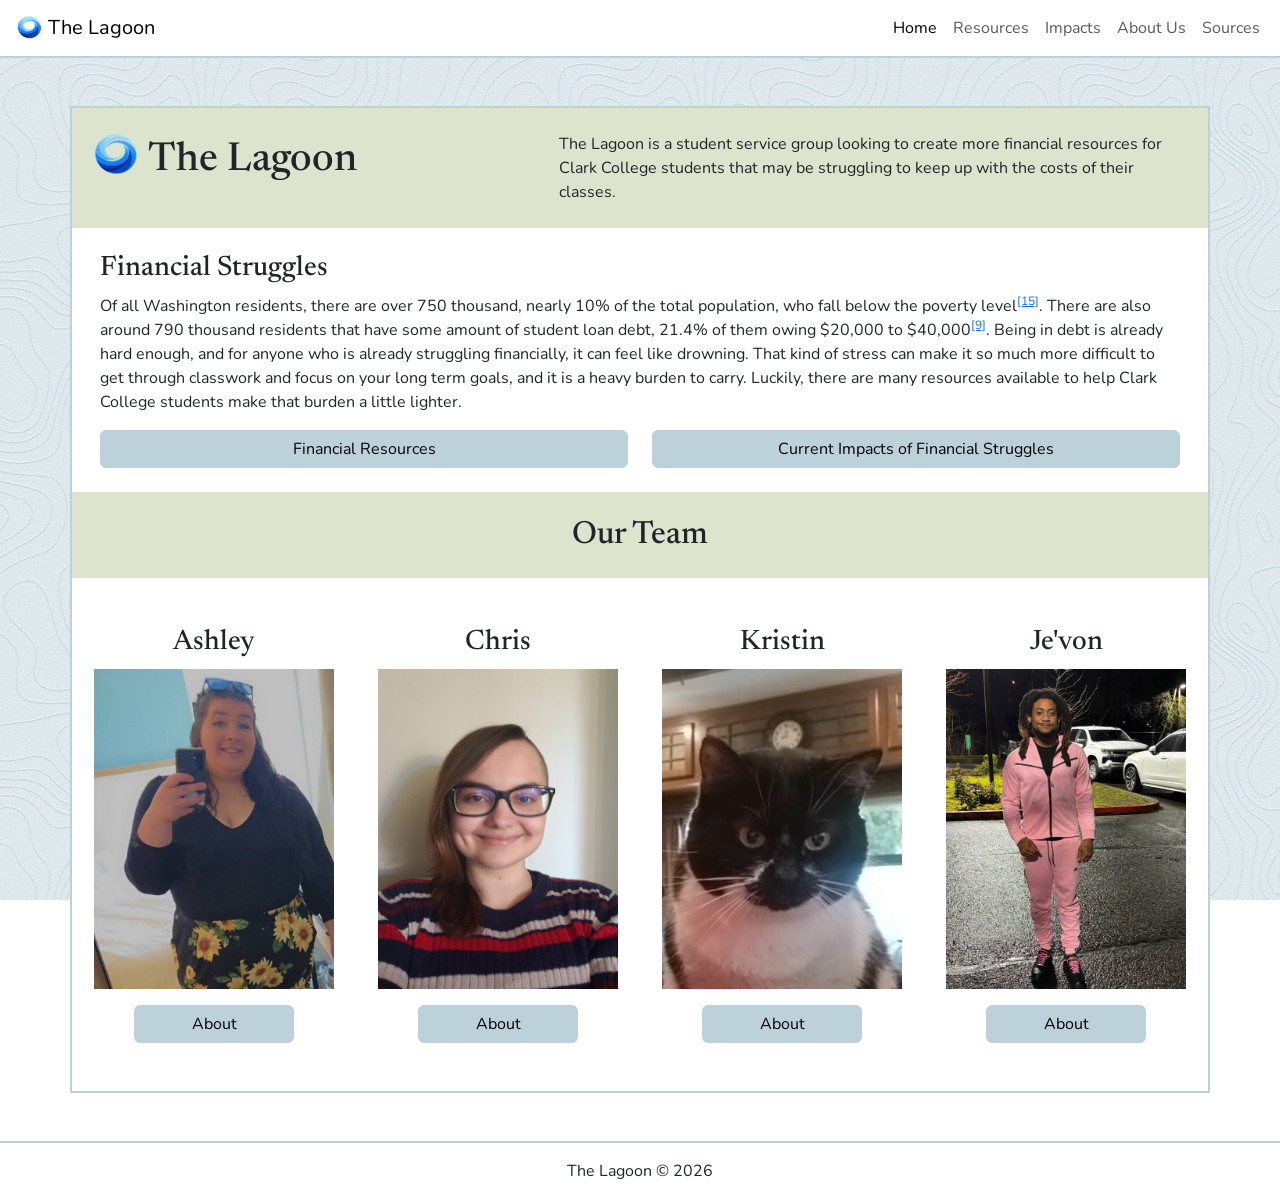
<file: index.html>
<!DOCTYPE html>
<html lang="en">

<head>
    <meta charset="UTF-8">
    <meta name="viewport" content="width=device-width, initial-scale=1.0">
    <title>Home</title>
    <link rel="shortcut icon" href="./img/logo.png" type="image/x-icon">
    <link rel="stylesheet" href="./css/bootstrap.min.css">
    <link rel="stylesheet" href="./css/style.css">
</head>

<body>
    <nav class="navbar navbar-expand-lg">
        <div class="container-fluid">
            <a class="navbar-brand" href="./index.html">
                <img src="./img/logo.png" alt="lagoon logo" class="ps-1 pb-1" height="28">
                The Lagoon
            </a>
            <button class="navbar-toggler" type="button" data-bs-toggle="collapse" data-bs-target="#navbarNavAltMarkup"
                aria-controls="navbarNavAltMarkup" aria-expanded="false" aria-label="Toggle navigation">
                <span class="navbar-toggler-icon"></span>
            </button>
            <div class="collapse navbar-collapse justify-content-end" id="navbarNavAltMarkup">
                <div class="navbar-nav">
                    <a class="nav-link active" aria-current="page" href="#">Home</a>
                    <a class="nav-link" href="./resources.html">Resources</a>
                    <a class="nav-link" href="./history.html">Impacts</a>
                    <a class="nav-link" href="./about.html">About Us</a>
                    <a class="nav-link" href="./sources.html">Sources</a>
                </div>
            </div>
        </div>
    </nav>
    <div class="container bg-body my-1 my-sm-5 pb-5">
        <!-- mission statement section -->
        <div class="row p-2 pt-4" id="mission">
            <div class="col-12 col-md-5">
                <h1><img src="./img/logo.png" alt="lagoon logo" class="pb-3"> The Lagoon</h1>
            </div>
            <div class="col-12 col-md-7">
                <p>The Lagoon is a student service group looking to create more financial resources
                    for
                    Clark College
                    students that may be struggling to keep up with the costs of their classes.</p>
            </div>
        </div>
        <!-- resources and history calls to action -->
        <div class="row pt-4 mx-1">
            <div class="col-12">
                <h3>Financial Struggles</h3>
                <p>
                    Of all Washington residents, there are over 750 thousand, nearly 10% of the total population, who
                    fall below the poverty level<sup class="reference"><a href="./sources.html#usCensus">[15]</a></sup>.
                    There are also around
                    790 thousand residents that have some
                    amount of student loan debt, 21.4% of them owing $20,000 to $40,000<sup class="reference"><a
                            href="./sources.html#hanson">[9]</a></sup>.
                    Being in debt is already
                    hard enough, and for anyone who is already struggling financially, it can feel like drowning. That
                    kind of stress can make it so much more difficult to get through classwork and focus on your long
                    term goals, and it is a heavy burden to carry.
                    Luckily, there are many resources available to help Clark College students make that burden a little
                    lighter.
                </p>
            </div>
            <div class="col-12 col-lg-6">
                <a href="./resources.html" class="btn btn-primary w-100" role="button">Financial Resources</a>
            </div>
            <div class="col-12 col-lg-6 mt-4 mt-lg-0">
                <a href="./history.html" class="btn btn-primary w-100" role="button">Current Impacts of Financial
                    Struggles</a>
            </div>
        </div>
        <!-- about call to action -->
        <div class="row pt-4">
            <div class="col-12 text-center mb-5 p-4 bg-green">
                <h2 class="m-0">Our Team</h2>
            </div>
            <div class="col-12 col-md-6 col-xl-3 text-center">
                <h3 class="bottom-crop">Ashley</h3>
                <div id="ashley-bio"></div>
                <a href="./about.html#ashley-about" class="btn btn-primary about" role="button">About</a>
            </div>
            <div class="col-12 col-md-6 col-xl-3 text-center pt-4 pt-md-0">
                <h3 class="bottom-crop">Chris</h3>
                <div id="chris-bio"></div>
                <a href="./about.html#chris-about" class="btn btn-primary about" role="button">About</a>
            </div>
            <div class="col-12 col-md-6 col-xl-3 text-center pt-4 pt-xl-0">
                <h3 class="bottom-crop">Kristin</h3>
                <div id="kristin-bio"></div>
                <a href="./about.html#kristin-about" class="btn btn-primary about" role="button">About</a>
            </div>
            <div class="col-12 col-md-6 col-xl-3 text-center pt-4 pt-xl-0">
                <h3 class="bottom-crop">Je'von</h3>
                <div id="jevon-bio"></div>
                <a href="./about.html#jevon-about" class="btn btn-primary about" role="button">About</a>
            </div>
        </div>
    </div>
    <div class="footer text-center">The Lagoon &copy; 2026</div>
    <script src="./js/bootstrap.min.js"></script>
</body>

</html>
</file>
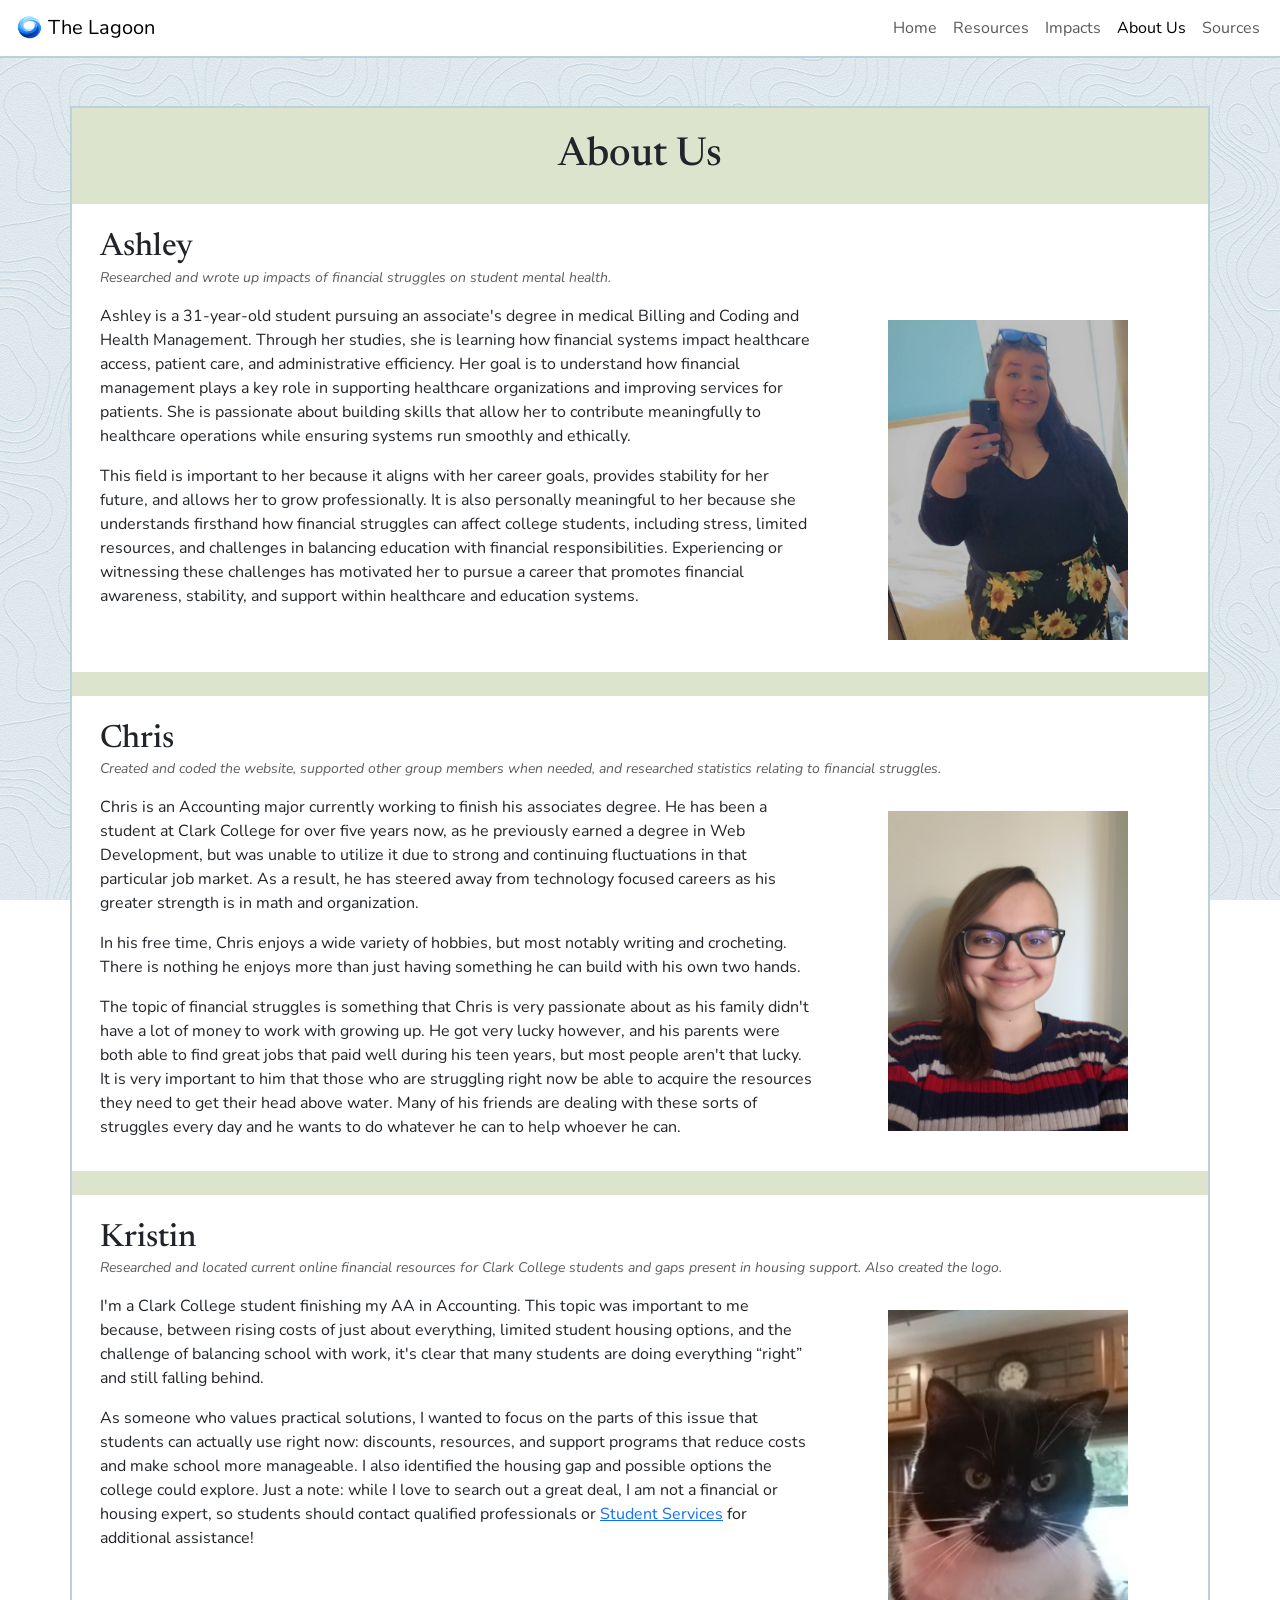
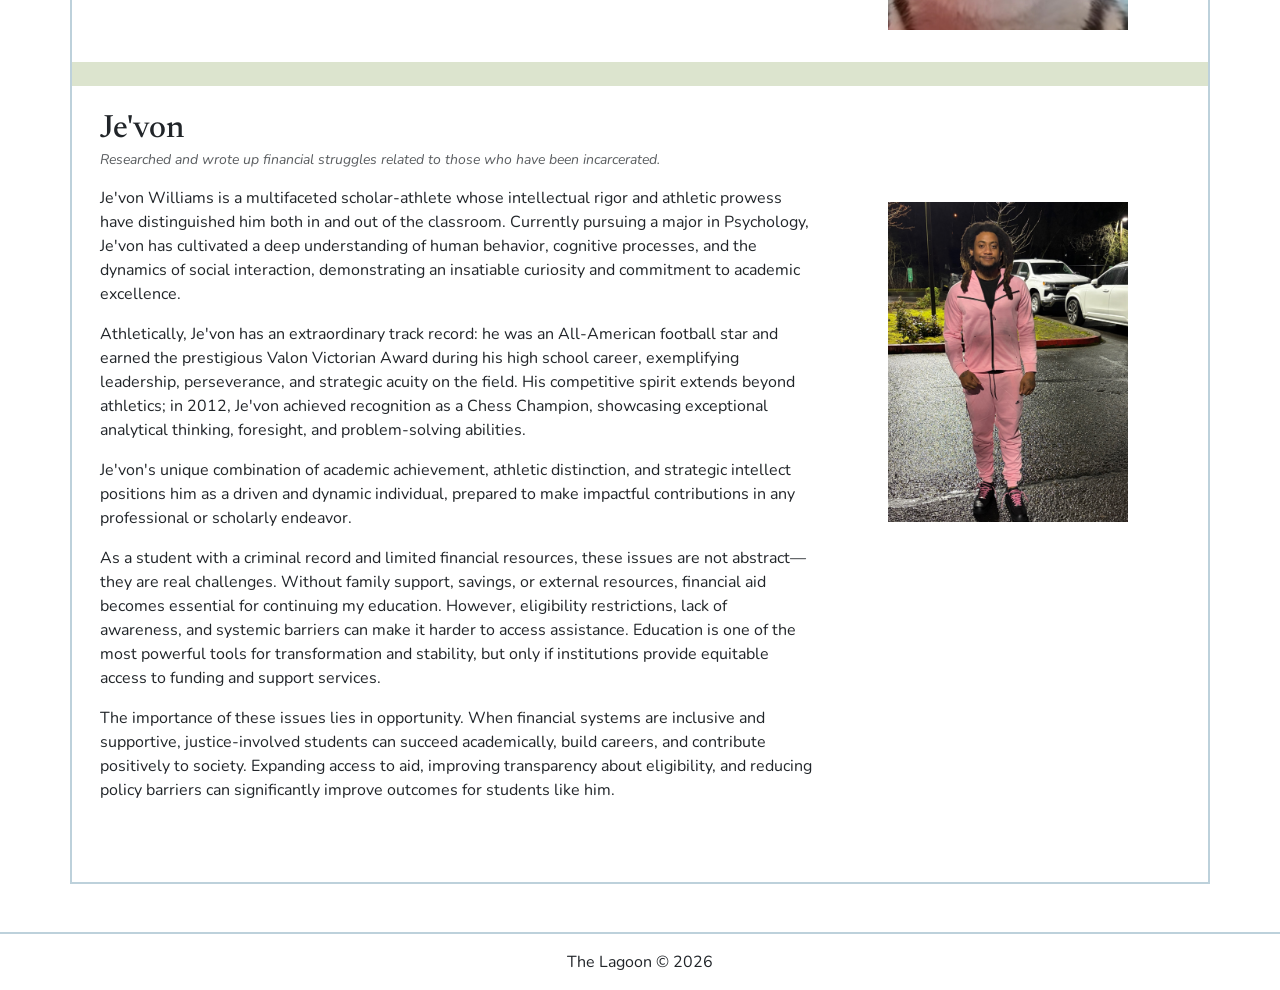
<file: about.html>
<!DOCTYPE html>
<html lang="en">

<head>
    <meta charset="UTF-8">
    <meta name="viewport" content="width=device-width, initial-scale=1.0">
    <title>About Us</title>
    <link rel="shortcut icon" href="./img/logo.png" type="image/x-icon">
    <link rel="stylesheet" href="./css/bootstrap.min.css">
    <link rel="stylesheet" href="./css/style.css">
</head>

<body>
    <nav class="navbar navbar-expand-lg">
        <div class="container-fluid">
            <a class="navbar-brand" href="./index.html">
                <img src="./img/logo.png" alt="lagoon logo" class="ps-1 pb-1" height="28">
                The Lagoon
            </a>
            <button class="navbar-toggler" type="button" data-bs-toggle="collapse" data-bs-target="#navbarNavAltMarkup"
                aria-controls="navbarNavAltMarkup" aria-expanded="false" aria-label="Toggle navigation">
                <span class="navbar-toggler-icon"></span>
            </button>
            <div class="collapse navbar-collapse justify-content-end" id="navbarNavAltMarkup">
                <div class="navbar-nav">
                    <a class="nav-link" href="./index.html">Home</a>
                    <a class="nav-link" href="./resources.html">Resources</a>
                    <a class="nav-link" href="./history.html">Impacts</a>
                    <a class="nav-link active" aria-current="page" href="#">About Us</a>
                    <a class="nav-link" href="./sources.html">Sources</a>
                </div>
            </div>
        </div>
    </nav>
    <div class="container bg-body my-1 my-sm-5 pb-5">
        <div class="row">
            <div class="col-12 text-center mb-4 p-4 bg-green">
                <h1 class="m-0">About Us</h1>
            </div>
        </div>
        <!-- ashley -->
        <div class="row mx-1">
            <div class="col-12">
                <h2 id="ashley-about" class="mb-0">Ashley</h2>
                <p class="text-muted small fst-italic">Researched and wrote up impacts of financial struggles on student
                    mental health.</p>
            </div>
        </div>
        <div class="row mb-3 mx-1">
            <div class="col-12 col-lg-8">
                <p>
                    Ashley is a 31-year-old student pursuing an associate's degree in medical Billing and Coding and
                    Health Management. Through her studies, she is learning how financial systems impact healthcare
                    access, patient care, and administrative efficiency. Her goal is to understand how financial
                    management plays a key role in supporting healthcare organizations and improving services for
                    patients. She is passionate about building skills that allow her to contribute meaningfully to
                    healthcare
                    operations while ensuring systems run smoothly and ethically.
                </p>
                <p>
                    This field is important to her because
                    it aligns with her career goals, provides stability for her future, and allows her to grow
                    professionally. It is also personally meaningful to her because she understands firsthand how
                    financial struggles can affect college students, including stress, limited resources, and challenges
                    in balancing education with financial responsibilities. Experiencing or witnessing these challenges
                    has motivated her to pursue a career that promotes financial awareness, stability, and support
                    within healthcare and education systems.
                </p>
            </div>
            <div class="col-12 col-lg-4" id="ashley-bio"></div>
        </div>

        <div class="row">
            <div class="bg-green mb-4">&nbsp;</div>
        </div>

        <!-- me -->
        <div class="row mx-1">
            <div class="col-12">
                <h2 id="chris-about" class="mb-0">Chris</h2>
                <p class="text-muted small fst-italic">Created and coded the website, supported other group members when
                    needed, and
                    researched statistics relating to financial struggles.</p>
            </div>
        </div>
        <div class="row mb-3 mx-1">
            <div class="col-12 col-lg-8">
                <p>
                    Chris is an Accounting major currently working to finish his associates degree. He has been a
                    student at Clark College for over five years now, as he previously earned a degree in Web
                    Development, but was unable to utilize it due to strong and continuing fluctuations in that
                    particular job market. As a result, he has steered away from technology focused careers as his
                    greater strength is in math and organization.
                </p>
                <p>
                    In his free time, Chris enjoys a wide variety of hobbies, but most notably writing and crocheting.
                    There is nothing he enjoys more than just having something he can build with his own two hands.
                </p>
                <p>
                    The topic of financial struggles is something that Chris is very passionate about as his family
                    didn't have a lot of money to work with growing up. He got very lucky however, and his parents were
                    both able to find great jobs that paid well during his teen years, but most people aren't that
                    lucky. It is very important to him that those who are struggling right now be able to acquire the
                    resources
                    they need to get their head above water. Many of his friends are dealing with these sorts of
                    struggles every
                    day and he wants to do whatever he can to help whoever he can.
                </p>
            </div>
            <div class="col-12 col-lg-4" id="chris-bio"></div>
        </div>

        <div class="row">
            <div class="bg-green mb-4">&nbsp;</div>
        </div>

        <!-- kristin -->
        <div class="row mx-1">
            <div class="col-12">
                <h2 id="kristin-about" class="mb-0">Kristin</h2>
                <p class="text-muted small fst-italic">Researched and located current online financial resources for
                    Clark College
                    students and gaps present in housing support. Also created the logo.</p>
            </div>
        </div>
        <div class="row mb-3 mx-1">
            <div class="col-12 col-lg-8">
                <p>
                    I'm a Clark College student finishing my AA in Accounting. This topic was important to me because,
                    between rising costs of just about everything, limited student housing options, and the challenge of
                    balancing school with work, it's clear that many students are doing everything “right” and still
                    falling behind.
                </p>
                <p>
                    As someone who values practical solutions, I wanted to focus on the parts of this
                    issue that students can actually use right now: discounts, resources, and support programs that
                    reduce costs and make school more manageable. I also identified the housing gap and possible options
                    the college could explore. Just a note: while I love to search out a great deal, I am not a
                    financial or housing expert, so students should contact qualified professionals or <a
                        href="https://www.clark.edu/campus-life/student-support/">Student Services</a> for additional
                    assistance!
                </p>
            </div>
            <div class="col-12 col-lg-4" id="kristin-bio"></div>
        </div>

        <div class="row">
            <div class="bg-green mb-4">&nbsp;</div>
        </div>

        <!-- je'von -->
        <div class="row mx-1">
            <div class="col-12">
                <h2 id="jevon-about" class="mb-0">Je'von</h2>
                <p class="text-muted small fst-italic">Researched and wrote up financial struggles related to those who
                    have been
                    incarcerated.</p>
            </div>
        </div>
        <div class="row mb-3 mx-1">
            <div class="col-12 col-lg-8">
                <p>
                    Je'von Williams is a multifaceted scholar-athlete whose intellectual rigor and athletic prowess have
                    distinguished him both in and out of the classroom. Currently pursuing a major in Psychology, Je'von
                    has cultivated a deep understanding of human behavior, cognitive processes, and the dynamics of
                    social interaction, demonstrating an insatiable curiosity and commitment to academic excellence.
                </p>
                <p>
                    Athletically, Je'von has an extraordinary track record: he was an All-American football star and
                    earned the prestigious Valon Victorian Award during his high school career, exemplifying leadership,
                    perseverance, and strategic acuity on the field. His competitive spirit extends beyond athletics; in
                    2012, Je'von achieved recognition as a Chess Champion, showcasing exceptional analytical thinking,
                    foresight, and problem-solving abilities.
                </p>
                <p>
                    Je'von's unique combination of academic achievement, athletic distinction, and strategic intellect
                    positions him as a driven and dynamic individual, prepared to make impactful contributions in any
                    professional or scholarly endeavor.
                </p>
                <p>
                    As a student with a criminal record and limited financial resources, these issues are not
                    abstract—they are real challenges. Without family support, savings, or external resources, financial
                    aid becomes essential for continuing my education. However, eligibility restrictions, lack of
                    awareness, and systemic barriers can make it harder to access assistance. Education is one of the
                    most powerful tools for transformation and stability, but only if institutions provide equitable
                    access to funding and support services.
                </p>
                <p>
                    The importance of these issues lies in opportunity. When financial systems are inclusive and
                    supportive, justice-involved students can succeed academically, build careers, and contribute
                    positively to society. Expanding access to aid, improving transparency about eligibility, and
                    reducing policy barriers can significantly improve outcomes for students like him.
                </p>
            </div>
            <div class="col-12 col-lg-4" id="jevon-bio"></div>
        </div>
    </div>
    <div class="footer text-center">The Lagoon &copy; 2026</div>
    <script src="./js/bootstrap.min.js"></script>
</body>

</html>
</file>
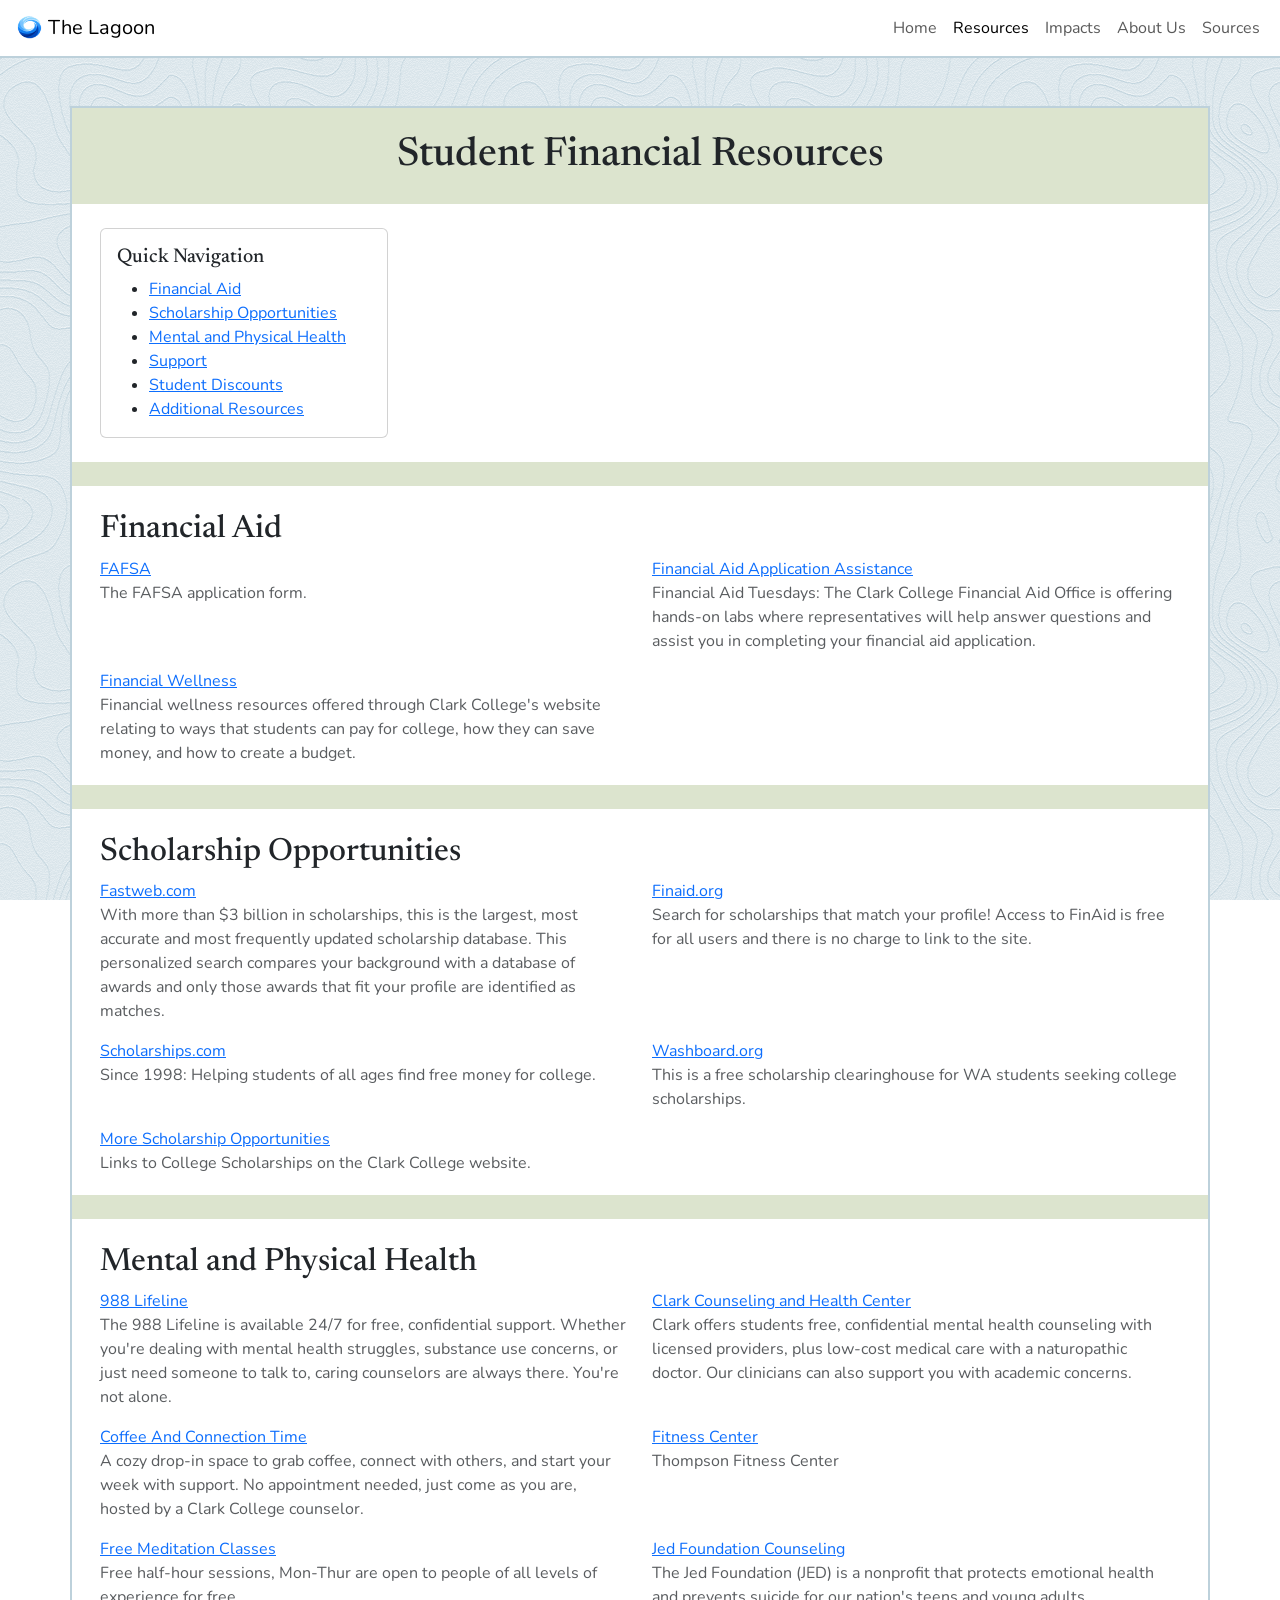
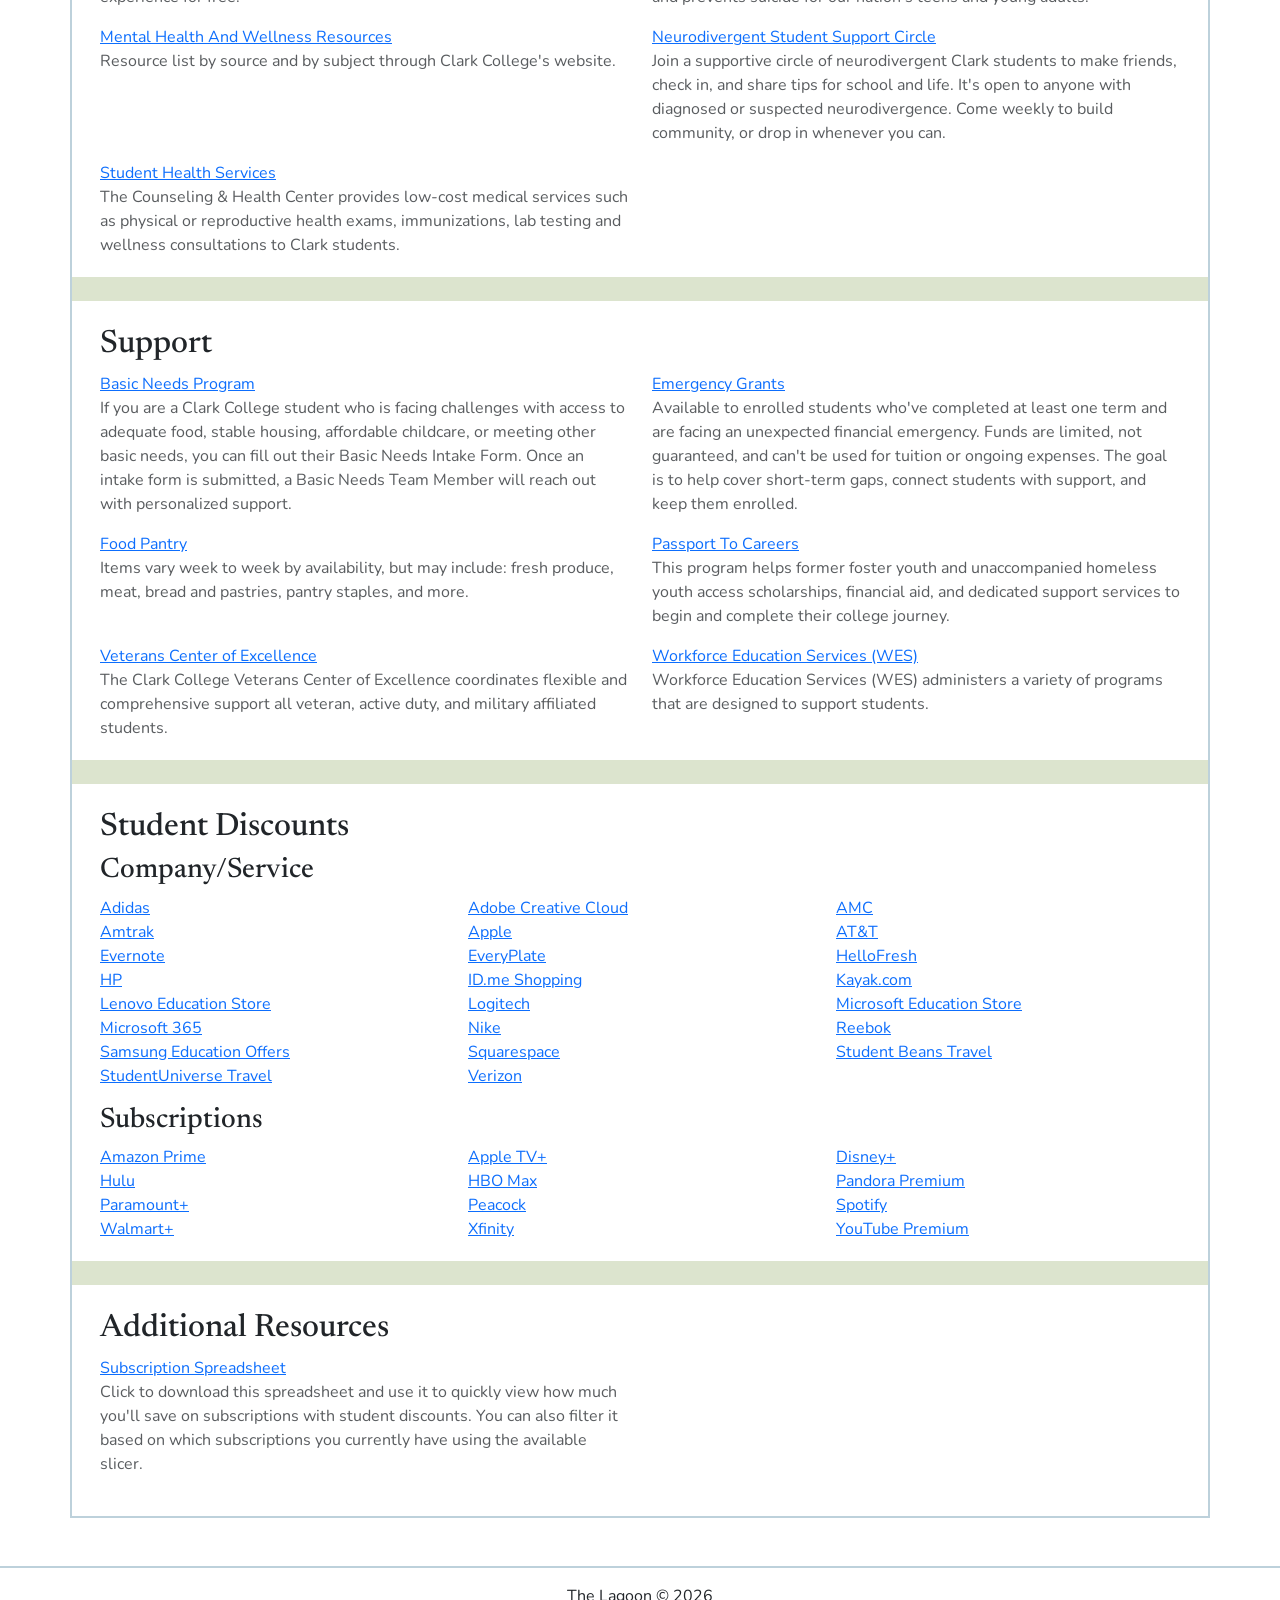
<file: resources.html>
<!DOCTYPE html>
<html lang="en">

<head>
    <meta charset="UTF-8">
    <meta name="viewport" content="width=device-width, initial-scale=1.0">
    <title>Financial Resources</title>
    <link rel="shortcut icon" href="./img/logo.png" type="image/x-icon">
    <link rel="stylesheet" href="./css/bootstrap.min.css">
    <link rel="stylesheet" href="./css/style.css">
</head>

<body>
    <nav class="navbar navbar-expand-lg">
        <div class="container-fluid">
            <a class="navbar-brand" href="./index.html">
                <img src="./img/logo.png" alt="lagoon logo" class="ps-1 pb-1" height="28">
                The Lagoon
            </a>
            <button class="navbar-toggler" type="button" data-bs-toggle="collapse" data-bs-target="#navbarNavAltMarkup"
                aria-controls="navbarNavAltMarkup" aria-expanded="false" aria-label="Toggle navigation">
                <span class="navbar-toggler-icon"></span>
            </button>
            <div class="collapse navbar-collapse justify-content-end" id="navbarNavAltMarkup">
                <div class="navbar-nav">
                    <a class="nav-link" href="./index.html">Home</a>
                    <a class="nav-link active" aria-current="page" href="#">Resources</a>
                    <a class="nav-link" href="./history.html">Impacts</a>
                    <a class="nav-link" href="./about.html">About Us</a>
                    <a class="nav-link" href="./sources.html">Sources</a>
                </div>
            </div>
        </div>
    </nav>
    <div class="container bg-body my-1 my-sm-5 pb-4">
        <div class="row">
            <div class="col-12 text-center mb-4 p-4 bg-green">
                <h1 class="m-0">Student Financial Resources</h1>
            </div>
        </div>
        <div class="row mx-1">
            <div class="col-12 mb-4">
                <div class="card" style="width: 18rem;">
                    <div class="card-body">
                        <h5 class="card-title">Quick Navigation</h5>
                        <ul class="card-text">
                            <li>
                                <a href="#aid">Financial Aid</a>
                            </li>
                            <li>
                                <a href="#schol">Scholarship Opportunities</a>
                            </li>
                            <li>
                                <a href="#ment">Mental and Physical Health</a>
                            </li>
                            <li>
                                <a href="#supp">Support</a>
                            </li>
                            <li>
                                <a href="#disc">Student Discounts</a>
                            </li>
                            <li>
                                <a href="#add">Additional Resources</a>
                            </li>
                        </ul>
                    </div>
                </div>
            </div>
        </div>

        <div class="row">
            <div class="bg-green mb-4">&nbsp;</div>
        </div>

        <!-- financial aid -->
        <div class="row mx-1">
            <div class="col-12">
                <h2 id="aid">Financial Aid</h2>
            </div>
        </div>
        <div class="row mx-1">
            <div class="col-12 col-lg-6">
                <a href="https://studentaid.gov/h/apply-for-aid/fafsa" target="_blank"
                    rel="noopener noreferrer">FAFSA</a>
                <p class="text-muted">The FAFSA application form.</p>
            </div>
            <div class="col-12 col-lg-6">
                <a href="https://www.clark.edu/enroll/paying-for-college/financial-aid/" target="_blank"
                    rel="noopener noreferrer">Financial Aid Application
                    Assistance</a>
                <p class="text-muted">Financial Aid Tuesdays: The Clark College Financial Aid Office is offering
                    hands-on labs where representatives will help answer questions and assist you in completing your
                    financial aid application.</p>
            </div>
            <div class="col-12 col-lg-6">
                <a href="https://www.clark.edu/enroll/paying-for-college/financial-wellness/" target="_blank"
                    rel="noopener noreferrer">Financial Wellness</a>
                <p class="text-muted">Financial wellness resources offered through Clark College's website relating to
                    ways that students can pay for college, how they can save money, and how to create a budget.</p>
            </div>
        </div>

        <div class="row">
            <div class="bg-green mt-1 mb-4">&nbsp;</div>
        </div>

        <!-- scholarships -->
        <div class="row mx-1">
            <div class="col-12">
                <h2 id="schol">Scholarship Opportunities</h2>
            </div>
        </div>
        <div class="row mx-1">
            <div class="col-12 col-lg-6">
                <a href="https://www.fastweb.com" target="_blank" rel="noopener noreferrer">Fastweb.com</a>
                <p class="text-muted">With more than $3 billion in scholarships, this is the largest, most accurate and
                    most frequently updated scholarship database. This personalized search compares your background with
                    a database of awards and only those awards that fit your profile are identified as matches.</p>
            </div>
            <div class="col-12 col-lg-6">
                <a href="https://www.finaid.org/scholarships/" target="_blank" rel="noopener noreferrer">Finaid.org</a>
                <p class="text-muted">Search for scholarships that match your profile! Access to FinAid is free for all
                    users and there is no charge to link to the site.</p>
            </div>
            <div class="col-12 col-lg-6">
                <a href="http://scholarships.com/" target="_blank" rel="noopener noreferrer">Scholarships.com</a>
                <p class="text-muted">Since 1998: Helping students of all ages find free money for college.</p>
            </div>
            <div class="col-12 col-lg-6">
                <a href="https://thewashboard.org/" target="_blank" rel="noopener noreferrer">Washboard.org</a>
                <p class="text-muted">This is a free scholarship clearinghouse for WA students seeking college
                    scholarships.</p>
            </div>
            <div class="col-12 col-lg-6">
                <a href="https://www.clark.edu/enroll/paying-for-college/scholarships/" target="_blank"
                    rel="noopener noreferrer">More Scholarship
                    Opportunities</a>
                <p class="text-muted">Links to College Scholarships on the Clark College website.</p>
            </div>
        </div>

        <div class="row">
            <div class="bg-green mt-1 mb-4">&nbsp;</div>
        </div>

        <!-- mental and phys health resources -->
        <div class="row mx-1">
            <div class="col-12">
                <h2 id="ment">Mental and Physical Health</h2>
            </div>
        </div>
        <div class="row mx-1">
            <div class="col-12 col-lg-6">
                <a href=" https://988lifeline.org/" target="_blank" rel="noopener noreferrer">988 Lifeline</a>
                <p class="text-muted">The 988 Lifeline is available 24/7 for free, confidential support. Whether you're
                    dealing with mental health struggles, substance use concerns, or just need someone to talk to,
                    caring counselors are always there. You're not alone.</p>
            </div>
            <div class="col-12 col-lg-6">
                <a href="https://www.clark.edu/campus-life/student-support/counseling/" target="_blank"
                    rel="noopener noreferrer">Clark Counseling and Health
                    Center</a>
                <p class="text-muted">Clark offers students free, confidential mental health counseling with licensed
                    providers, plus low-cost medical care with a naturopathic doctor. Our clinicians can also support
                    you with academic concerns.</p>
            </div>
            <div class="col-12 col-lg-6">
                <a href=" https://www.clark.edu/campus-life/student-support/counseling/support.php" target="_blank"
                    rel="noopener noreferrer">Coffee And
                    Connection Time</a>
                <p class="text-muted">A cozy drop-in space to grab coffee, connect with others, and start your week with
                    support. No appointment needed, just come as you are, hosted by a Clark College counselor.</p>
            </div>
            <div class="col-12 col-lg-6">
                <a href=" https://www.clark.edu/campus-life/student-life/fitness_center/" target="_blank"
                    rel="noopener noreferrer">Fitness Center</a>
                <p class="text-muted">Thompson Fitness Center</p>
            </div>
            <div class="col-12 col-lg-6">
                <a href="https://www.uclahealth.org/uclamindful" target="_blank" rel="noopener noreferrer">Free
                    Meditation Classes</a>
                <p class="text-muted">Free half-hour sessions, Mon-Thur are open to people of all levels of experience
                    for free.</p>
            </div>
            <div class="col-12 col-lg-6">
                <a href="https://jedfoundation.org/" target="_blank" rel="noopener noreferrer">Jed Foundation
                    Counseling</a>
                <p class="text-muted">The Jed Foundation (JED) is a nonprofit that protects emotional health and
                    prevents suicide for our nation's teens and young adults.</p>
            </div>
            <div class="col-12 col-lg-6">
                <a href="https://www.clark.edu/campus-life/student-support/counseling/county.php" target="_blank"
                    rel="noopener noreferrer">Mental Health And
                    Wellness Resources</a>
                <p class="text-muted">Resource list by source and by subject through Clark College's website.</p>
            </div>
            <div class="col-12 col-lg-6">
                <a href="https://www.eventbrite.com/e/neurodivergent-student-support-circle-tickets-1748348008959?aff=oddtdtcreator"
                    target="_blank" rel="noopener noreferrer">Neurodivergent
                    Student Support Circle</a>
                <p class="text-muted">Join a supportive circle of neurodivergent Clark students to make friends, check
                    in, and share tips for school and life. It's open to anyone with diagnosed or suspected
                    neurodivergence. Come weekly to build community, or drop in whenever you can.</p>
            </div>
            <div class="col-12 col-lg-6">
                <a href=" https://www.clark.edu/campus-life/student-support/counseling/health_services/" target="_blank"
                    rel="noopener noreferrer">Student Health
                    Services</a>
                <p class="text-muted">The Counseling & Health Center provides low-cost medical services such as physical
                    or reproductive health exams, immunizations, lab testing and wellness consultations to Clark
                    students. </p>
            </div>
        </div>

        <div class="row">
            <div class="bg-green mt-1 mb-4">&nbsp;</div>
        </div>

        <!-- misc support resources -->
        <div class="row mx-1">
            <div class="col-12">
                <h2 id="supp">Support</h2>
            </div>
        </div>
        <div class="row mx-1">
            <div class="col-12 col-lg-6">
                <a href="https://www.clark.edu/campus-life/student-support/basic-needs/" target="_blank"
                    rel="noopener noreferrer">Basic Needs Program</a>
                <p class="text-muted">If you are a Clark College student who is facing challenges with access to
                    adequate food, stable housing, affordable childcare, or meeting other basic needs, you can fill out
                    their Basic Needs Intake Form. Once an intake form is submitted, a Basic Needs Team Member will
                    reach out with personalized support.</p>
            </div>
            <div class="col-12 col-lg-6">
                <a href="https://www.clark.edu/forms/emergency-grant-application/" target="_blank"
                    rel="noopener noreferrer">Emergency Grants</a>
                <p class="text-muted">Available to enrolled students who've completed at least one term and are facing
                    an unexpected financial emergency. Funds are limited, not guaranteed, and can't be used for tuition
                    or ongoing expenses. The goal is to help cover short-term gaps, connect students with support, and
                    keep them enrolled.</p>
            </div>
            <div class="col-12 col-lg-6">
                <a href="https://www.clark.edu/campus-life/student-support/penguinpantry/" target="_blank"
                    rel="noopener noreferrer">Food Pantry</a>
                <p class="text-muted">Items vary week to week by availability, but may include: fresh produce, meat,
                    bread and pastries, pantry staples, and more.</p>
            </div>
            <div class="col-12 col-lg-6">
                <a href="https://www.clark.edu/enroll/paying-for-college/wes/passport-to-college.php" target="_blank"
                    rel="noopener noreferrer">Passport To
                    Careers</a>
                <p class="text-muted">This program helps former foster youth and unaccompanied homeless youth access
                    scholarships, financial aid, and dedicated support services to begin and complete their college
                    journey.</p>
            </div>
            <div class="col-12 col-lg-6">
                <a href="https://www.clark.edu/campus-life/student-support/vrc/" target="_blank"
                    rel="noopener noreferrer">Veterans Center of Excellence</a>
                <p class="text-muted">The Clark College Veterans Center of Excellence coordinates flexible and
                    comprehensive support all veteran, active duty, and military affiliated students.</p>
            </div>
            <div class="col-12 col-lg-6">
                <a href="https://www.clark.edu/enroll/paying-for-college/wes/" target="_blank"
                    rel="noopener noreferrer">Workforce Education Services (WES)</a>
                <p class="text-muted">Workforce Education Services (WES) administers a variety of programs that are
                    designed to support students.</p>
            </div>
        </div>

        <div class="row">
            <div class="bg-green mt-1 mb-4">&nbsp;</div>
        </div>

        <!-- student discounts -->
        <div class="row mx-1">
            <div class="col-12">
                <h2 id="disc">Student Discounts</h2>
            </div>
        </div>
        <div class="row mx-1 mb-3">
            <div class="col-12">
                <h3>Company/Service</h3>
            </div>
            <div class="col-12 col-md-6 col-lg-4">
                <a href="https://www.adidas.com/us/students" target="_blank" rel="noopener noreferrer">Adidas</a>
            </div>
            <div class="col-12 col-md-6 col-lg-4">
                <a href="https://www.adobe.com/creativecloud/buy/students.html" target="_blank"
                    rel="noopener noreferrer">Adobe Creative Cloud</a>
            </div>
            <div class="col-12 col-md-6 col-lg-4">
                <a href="https://www.amctheatres.com/discounts/participating-theatres" target="_blank"
                    rel="noopener noreferrer">AMC</a>
            </div>
            <div class="col-12 col-md-6 col-lg-4">
                <a href="https://www.amtrak.com/student-discounts" target="_blank" rel="noopener noreferrer">Amtrak</a>
            </div>
            <div class="col-12 col-md-6 col-lg-4">
                <a href="https://www.apple.com/us-edu/store" target="_blank" rel="noopener noreferrer">Apple</a>
            </div>
            <div class="col-12 col-md-6 col-lg-4">
                <a href="https://www.att.com/verification/student/" target="_blank" rel="noopener noreferrer">AT&T</a>
            </div>
            <div class="col-12 col-md-6 col-lg-4">
                <a href="https://evernote.com/unidays" target="_blank" rel="noopener noreferrer">Evernote</a>
            </div>
            <div class="col-12 col-md-6 col-lg-4">
                <a href="https://www.everyplate.com/pages/students" target="_blank"
                    rel="noopener noreferrer">EveryPlate</a>
            </div>
            <div class="col-12 col-md-6 col-lg-4">
                <a href="https://lp.hellofresh.com/landing/student" target="_blank"
                    rel="noopener noreferrer">HelloFresh</a>
            </div>
            <div class="col-12 col-md-6 col-lg-4">
                <a href="https://www.hp.com/us-en/shop/cv/hp-education" target="_blank" rel="noopener noreferrer">HP</a>
            </div>
            <div class="col-12 col-md-6 col-lg-4">
                <a href="https://shop.id.me/?group_uids%5B%5D=student" target="_blank" rel="noopener noreferrer">ID.me
                    Shopping</a>
            </div>
            <div class="col-12 col-md-6 col-lg-4">
                <a href="https://www.kayak.com/c/students/" target="_blank" rel="noopener noreferrer">Kayak.com</a>
            </div>
            <div class="col-12 col-md-6 col-lg-4">
                <a href="https://www.lenovo.com/us/en/d/deals/student/" target="_blank" rel="noopener noreferrer">Lenovo
                    Education Store</a>
            </div>
            <div class="col-12 col-md-6 col-lg-4">
                <a href="https://www.logitech.com/en-us/promo/student-discount.html" target="_blank"
                    rel="noopener noreferrer">Logitech</a>
            </div>
            <div class="col-12 col-md-6 col-lg-4">
                <a href="https://www.microsoft.com/en-us/store/b/education" target="_blank"
                    rel="noopener noreferrer">Microsoft Education Store</a>
            </div>
            <div class="col-12 col-md-6 col-lg-4">
                <a href="https://www.microsoft.com/en-us/education/products/office" target="_blank"
                    rel="noopener noreferrer">Microsoft 365</a>
            </div>
            <div class="col-12 col-md-6 col-lg-4">
                <a href="https://www.studentbeans.com/student-discount/US/nike" target="_blank"
                    rel="noopener noreferrer">Nike</a>
            </div>
            <div class="col-12 col-md-6 col-lg-4">
                <a href="https://www.reebok.com/collections/hero-inclusion?current=1" target="_blank"
                    rel="noopener noreferrer">Reebok</a>
            </div>
            <div class="col-12 col-md-6 col-lg-4">
                <a href="https://www.samsung.com/us/shop/offer-program/education/" target="_blank"
                    rel="noopener noreferrer">Samsung Education Offers</a>
            </div>
            <div class="col-12 col-md-6 col-lg-4">
                <a href="https://www.squarespace.com/students" target="_blank" rel="noopener noreferrer">Squarespace</a>
            </div>
            <div class="col-12 col-md-6 col-lg-4">
                <a href="https://www.studentbeans.com/student-discount/us/cats/travel" target="_blank"
                    rel="noopener noreferrer">Student Beans Travel</a>
            </div>
            <div class="col-12 col-md-6 col-lg-4">
                <a href="https://www.studentuniverse.com" target="_blank" rel="noopener noreferrer">StudentUniverse
                    Travel</a>
            </div>
            <div class="col-12 col-md-6 col-lg-4">
                <a href="https://www.verizon.com/students/" target="_blank" rel="noopener noreferrer">Verizon</a>
            </div>

            <div class="col-12 mt-3">
                <h3>Subscriptions</h3>
            </div>
            <div class="col-12 col-md-6 col-lg-4">
                <a href="https://www.amazon.com/amazonprime?primeCampaignId=studentWlpPrimeRedir" target="_blank"
                    rel="noopener noreferrer">Amazon Prime</a>
            </div>
            <div class="col-12 col-md-6 col-lg-4">
                <a href="https://offers.applemusic.apple/student-offer" target="_blank" rel="noopener noreferrer">Apple
                    TV+</a>
            </div>
            <div class="col-12 col-md-6 col-lg-4">
                <a href="https://www.studentbeans.com/student-discount/us/disney" target="_blank"
                    rel="noopener noreferrer">Disney+</a>
            </div>
            <div class="col-12 col-md-6 col-lg-4">
                <a href="https://www.hulu.com/student" target="_blank" rel="noopener noreferrer">Hulu</a>
            </div>
            <div class="col-12 col-md-6 col-lg-4">
                <a href="https://www.hbomax.com/student" target="_blank" rel="noopener noreferrer">HBO Max</a>
            </div>
            <div class="col-12 col-md-6 col-lg-4">
                <a href="https://www.pandora.com/upgrade/premium/student" target="_blank"
                    rel="noopener noreferrer">Pandora
                    Premium</a>
            </div>
            <div class="col-12 col-md-6 col-lg-4">
                <a href="https://www.paramountplus.com/account/signup/edu-offer/" target="_blank"
                    rel="noopener noreferrer">Paramount+</a>
            </div>
            <div class="col-12 col-md-6 col-lg-4">
                <a href="https://www.peacocktv.com/student" target="_blank" rel="noopener noreferrer">Peacock</a>
            </div>
            <div class="col-12 col-md-6 col-lg-4">
                <a href="https://www.spotify.com/student" target="_blank" rel="noopener noreferrer">Spotify</a>
            </div>
            <div class="col-12 col-md-6 col-lg-4">
                <a href="https://www.walmart.com/plus/student" target="_blank" rel="noopener noreferrer">Walmart+</a>
            </div>
            <div class="col-12 col-md-6 col-lg-4">
                <a href="https://www.xfinity.com/student" target="_blank" rel="noopener noreferrer">Xfinity</a>
            </div>
            <div class="col-12 col-md-6 col-lg-4">
                <a href="https://www.youtube.com/premium/student" target="_blank" rel="noopener noreferrer">YouTube
                    Premium</a>
            </div>
        </div>

        <div class="row">
            <div class="bg-green mt-1 mb-4">&nbsp;</div>
        </div>

        <!-- any other miscellaneous stuff -->
        <div class="row mx-1">
            <div class="col-12">
                <h2 id="add">Additional Resources</h2>
            </div>
        </div>
        <div class="row mx-1">
            <div class="col-12 col-lg-6">
                <a href="./inc/sub-savings.xlsx">Subscription Spreadsheet</a>
                <p class="text-muted">Click to download this spreadsheet and use it to quickly view how much you'll save
                    on subscriptions with
                    student discounts. You can also filter it based on which subscriptions you currently have using the
                    available slicer.</p>
            </div>
        </div>
    </div>
    <div class="footer text-center">The Lagoon &copy; 2026</div>
    <script src="./js/bootstrap.min.js"></script>
</body>

</html>
</file>
<file: css/style.css>
/* font import */
@import url('https://fonts.googleapis.com/css2?family=Newsreader:ital,opsz,wght@0,6..72,200..800;1,6..72,200..800&family=Nunito:ital,wght@0,200..1000;1,200..1000&display=swap');

/* colors */
:root {
    --green: #dce4ce;
    --blue: #bdd1db;
    --ltblue: #dee8ed;
}

.btn {
    --bs-btn-color: #000000;
    --bs-btn-bg: #bdd1db;
    --bs-btn-border-color: #bdd1db;
    --bs-btn-hover-color: #121c21;
    --bs-btn-hover-bg: #adc5d2;
    --bs-btn-hover-border-color: #adc5d2;
}

body {
    font-family: "Nunito", Verdana, Geneva, Tahoma, sans-serif;
    background: #ffffff;
    background-image: url('../img/cartographer.png');
    background-repeat: repeat;
    background-attachment: fixed;
}

nav {
    border-bottom: 2px solid var(--blue);
    background-color: #fff;
}

.container {
    border: 2px solid var(--blue);
}

h1,
h2,
h3,
h4,
h5 {
    font-family: "Newsreader", Georgia, 'Times New Roman', Times, serif;
}

#mission,
.bg-green {
    background: var(--green);
}

#ashley-bio,
#chris-bio,
#kristin-bio,
#jevon-bio {
    height: 320px;
    width: 240px;
    margin: 1em auto;
    background-size: cover;
    background-image: url('../img/annie-spratt-QckxruozjRg-unsplash.jpg');
}

#ashley-bio {
    background-image: url('../img/ashley.png');
}

#chris-bio {
    background-image: url('../img/chris.jpg');
}

#kristin-bio {
    background-image: url('../img/kristin.jpg');
}

#jevon-bio {
    background-image: url('../img/jevon.png');
}

.about {
    width: 10em;
}

.footer {
    background: #fff;
    border-top: 2px solid var(--blue);
    padding: 1em;
}

.bottom-crop {
    margin-bottom: -0.25em;
}

@media (max-width: 575px) {
    .container {
        border-width: 2px 0;
    }
}
</file>
